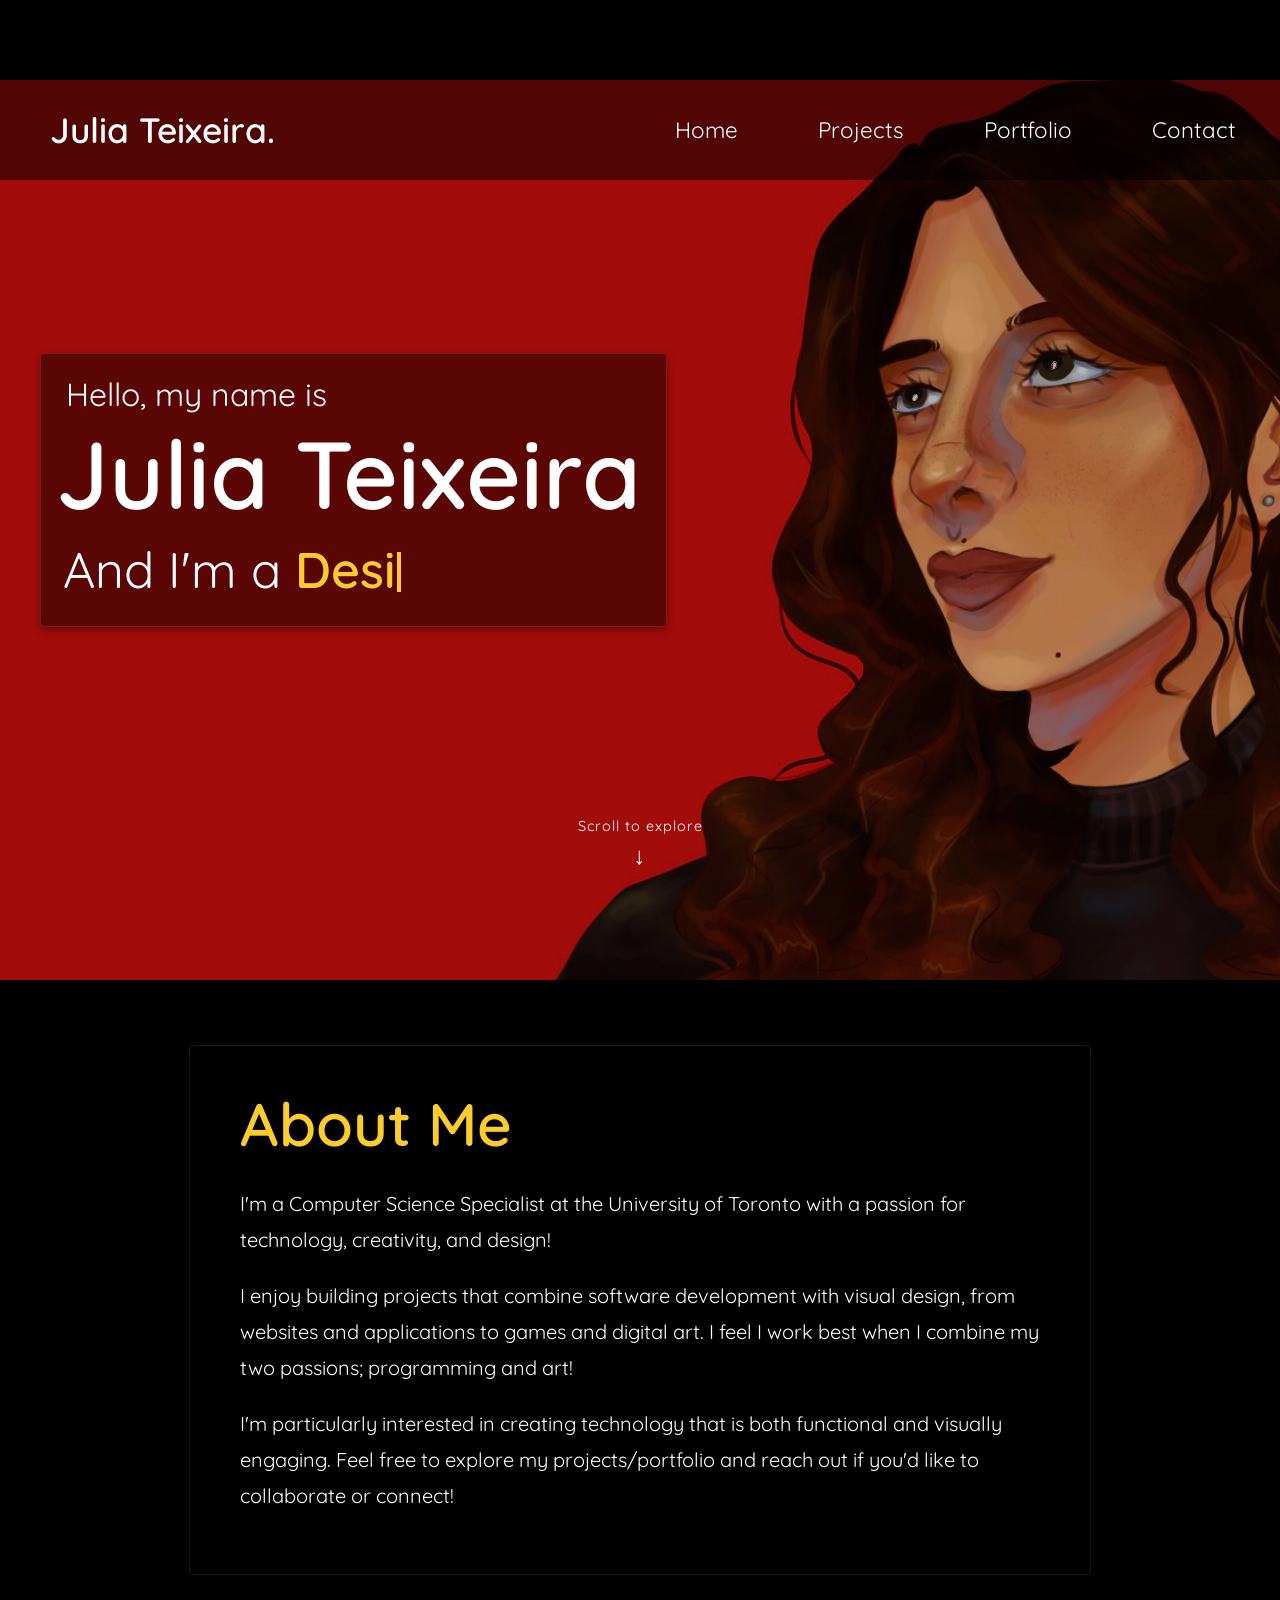
<file: index.html>
<!DOCTYPE html>
<html lang="en">
<head>
    <meta charset="UTF-8">
    <meta name="viewport" content="width=device-width, initial-scale=1.0">
    <title>Julia Teixeira | Portfolio</title>
    <link rel="stylesheet" href="style.css">

    <!-- Scripts -->
    <script src="script.js" defer></script>
    
    <!-- Google Fonts -->
    <link rel="preconnect" href="https://fonts.googleapis.com">
    <link rel="preconnect" href="https://fonts.gstatic.com" crossorigin>
    <link href="https://fonts.googleapis.com/css2?family=Quicksand:wght@300..700&display=swap" rel="stylesheet">

</head>
<body>
    <header>
        <nav class="navbar">
            <a href="#" class="logo">Julia Teixeira<span>.</span></a>
            <button class="hamburger" aria-label="Toggle menu" aria-expanded="false" aria-controls="primary-navigation">
                <span></span>
                <span></span>
                <span></span>
            </button>
            <ul id="primary-navigation" class="menu-links">
                <li><a href="index.html">Home</a></li>
                <li><a href="projects.html">Projects</a></li>
                <li><a href="portfolio.html">Portfolio</a></li>
                <li><a href="contact.html">Contact</a></li>
            </ul>
        </nav>
    </header>

    <!-- home section start -->
    <section class="home" id="home">
        <div class="max-width">
            <div class="home-content">
                <div class="text-1">Hello, my name is</div>
                <div class="text-2">Julia Teixeira</div>
                <div class="text-3">And I'm a <span class="typing"></span></div>
            </div>
        </div>
        <div class="scroll-indicator">
            <span>Scroll to explore</span>
            <span class="arrow">↓</span>
        </div>
    </section>

    <!-- about section start -->
    <section class="about" id="about">
        <div class="max-width">
            <div class="about-content">
                <div class="about-text">
                    <div class="section-title">About Me</div>

                    <p>
                        I'm a Computer Science Specialist at the University of Toronto
                        with a passion for technology, creativity, and design!
                    </p>

                    <p>
                        I enjoy building projects that combine software development
                        with visual design, from websites and applications to games
                        and digital art. I feel I work best when I combine my two passions;
                        programming and art!
                    </p>

                    <p>
                        I'm particularly interested in creating technology that is
                        both functional and visually engaging. Feel free to explore 
                        my projects/portfolio and reach out if you'd like to collaborate 
                        or connect!
                    </p>
                </div>
            </div>
        </div>
    </section>

</body>
</html>
</file>
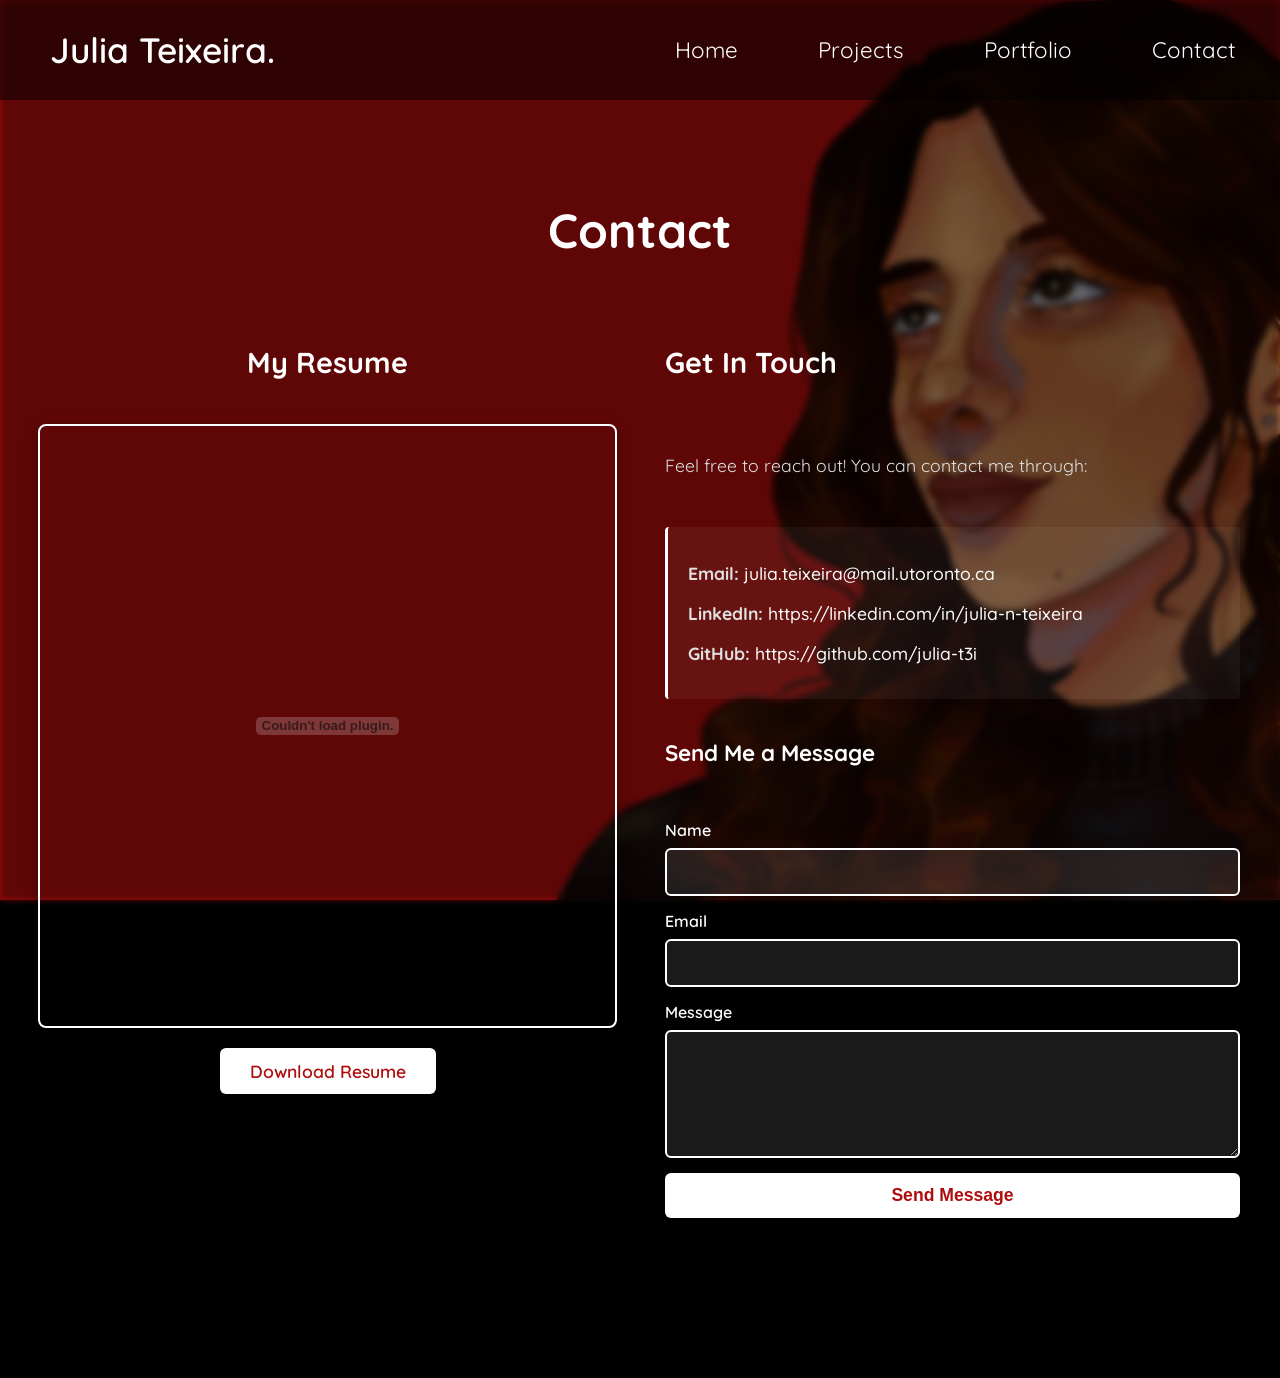
<file: contact.html>
<!DOCTYPE html>
<html lang="en">
<head>
    <meta charset="UTF-8">
    <meta name="viewport" content="width=device-width, initial-scale=1.0">
    <title>Contact - Julia Teixeira</title>
    <link rel="stylesheet" href="style.css">
    <script src="script.js" defer></script>
    <link rel="preconnect" href="https://fonts.googleapis.com">
    <link rel="preconnect" href="https://fonts.gstatic.com" crossorigin>
    <link href="https://fonts.googleapis.com/css2?family=Quicksand:wght@300..700&display=swap" rel="stylesheet">
</head>
<body>
    <header>
        <nav class="navbar">
            <a href="index.html" class="logo">Julia Teixeira<span>.</span></a>
            <button class="hamburger" aria-label="Toggle menu" aria-expanded="false" aria-controls="primary-navigation">
                <span></span>
                <span></span>
                <span></span>
            </button>
            <ul id="primary-navigation" class="menu-links">
                <li><a href="index.html">Home</a></li>
                <li><a href="projects.html">Projects</a></li>
                <li><a href="portfolio.html">Portfolio</a></li>
                <li><a href="contact.html">Contact</a></li>
            </ul>
        </nav>
    </header>

    <main>
        <section class="contact" id="contact">
            <h1>Contact</h1>
            
            <div class="contact-container">
                <!-- RESUME PREVIEW SECTION -->
                <div class="resume-section">
                    <h2>My Resume</h2>
                    <!-- EDIT: Replace "resume.pdf" with your actual resume file path -->
                    <div class="resume-preview">
                        <embed src="JuliaTeixeira_Resume.pdf" type="application/pdf" />
                    </div>
                    <!-- EDIT: Update href to download link for your resume -->
                    <a href="JuliaTeixeira_Resume.pdf" download class="download-btn">Download Resume</a>
                </div>

                <!-- CONTACT INFO SECTION -->
                <div class="contact-info-section">
                    <h2>Get In Touch</h2>
                    <p>Feel free to reach out! You can contact me through:</p>
                    
                    <div class="contact-details">
                        <p><strong>Email:</strong> <a href="mailto:julia.teixeira@mail.utoronto.ca">julia.teixeira@mail.utoronto.ca</a></p>
                        <p><strong>LinkedIn:</strong> <a href="https://linkedin.com/in/julia-n-teixeira" target="_blank">https://linkedin.com/in/julia-n-teixeira</a></p>
                        <p><strong>GitHub:</strong> <a href="https://github.com/julia-t3i" target="_blank">https://github.com/julia-t3i</a></p>
                    </div>

                    <!-- Optional: Contact Form -->
                    <h3>Send Me a Message</h3>
                    <!-- EDIT: Update form action to email (e.g., formspree, netlify forms) -->
                    <form class="contact-form" action="https://formspree.io/f/mzebkyez" method="POST">
                        <div class="form-group">
                            <label for="name">Name</label>
                            <input type="text" id="name" name="name" required>
                        </div>
                        <div class="form-group">
                            <label for="email">Email</label>
                            <input type="email" id="email" name="email" required>
                        </div>
                        <div class="form-group">
                            <label for="message">Message</label>
                            <textarea id="message" name="message" rows="5" required></textarea>
                        </div>
                        <button type="submit" class="submit-btn">Send Message</button>
                    </form>
                </div>
            </div>
        </section>
    </main>

</body>
</html>
</file>
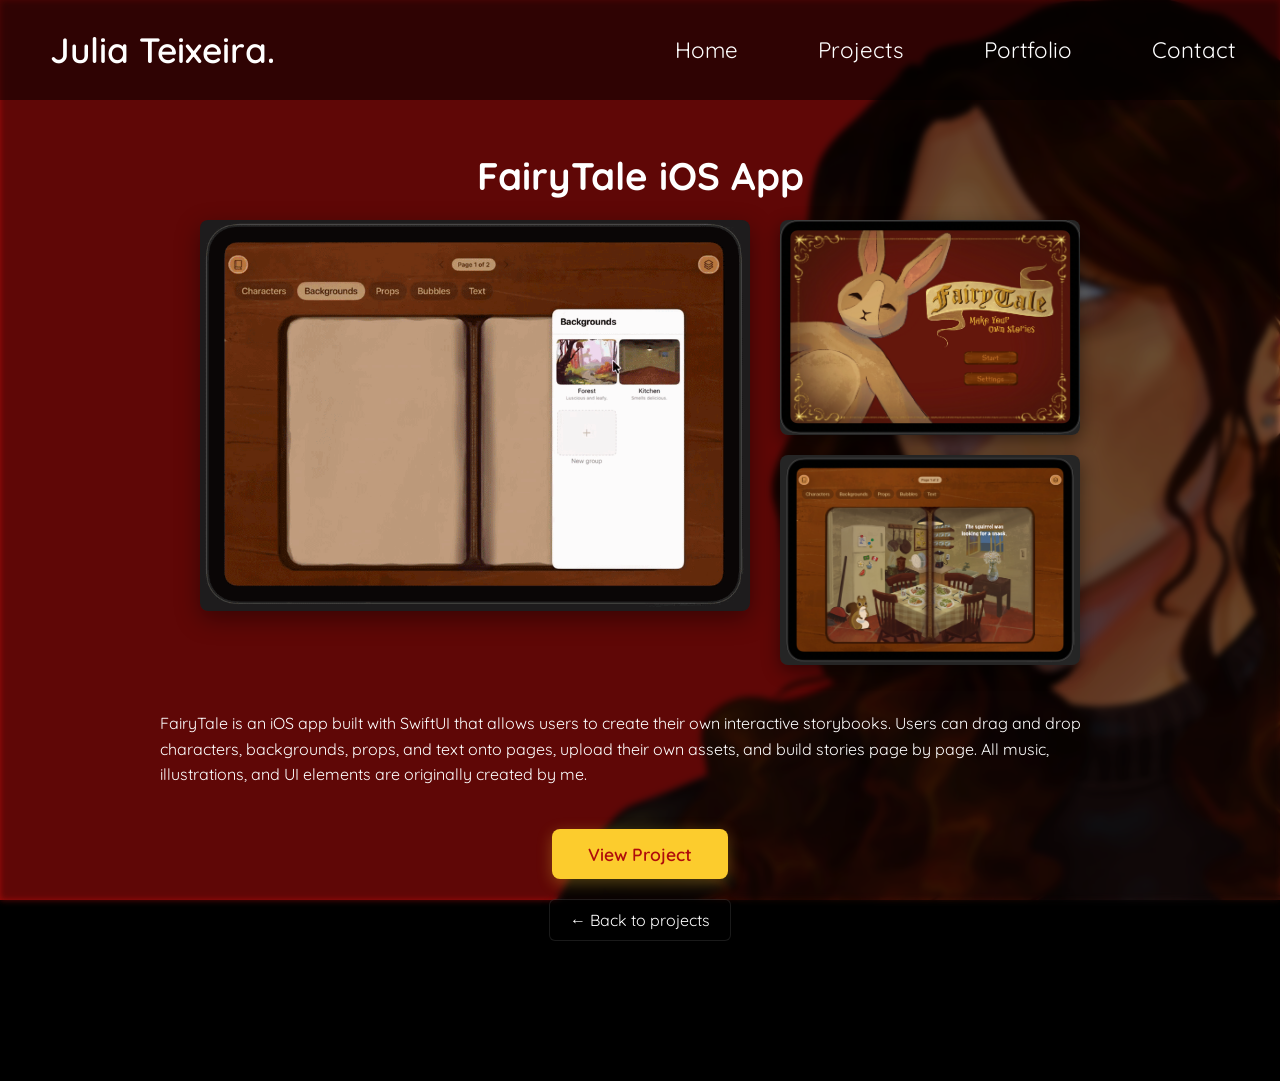
<file: project1.html>
<!DOCTYPE html>
<html lang="en">
<head>
    <meta charset="UTF-8">
    <meta name="viewport" content="width=device-width, initial-scale=1.0">
    <title>FairyTale iOS App</title>
    <link rel="stylesheet" href="style.css">
</head>
<body>
    <header>
        <nav class="navbar">
            <a href="index.html" class="logo">Julia Teixeira<span>.</span></a>
            <ul id="primary-navigation" class="menu-links">
                <li><a href="index.html">Home</a></li>
                <li><a href="projects.html">Projects</a></li>
                <li><a href="portfolio.html">Portfolio</a></li>
                <li><a href="contact.html">Contact</a></li>
            </ul>
        </nav>
    </header>
    <main>
        <section class="projects project-detail">
            <h1>FairyTale iOS App</h1>  

            <div class="showcase">
                <div class="showcase-video">
                    <img src="fairytale-demo.gif" alt="FairyTale app demo" class="demo-gif">
                </div>
                <div class="showcase-images">
                    <img src="fairytale-screenshot1.png" alt="FairyTale screenshot 1" class="showcase-img">
                    <img src="fairytale-screenshot2.png" alt="FairyTale screenshot 2" class="showcase-img">
                </div>
            </div>

            <p>FairyTale is an iOS app built with SwiftUI that allows users to create their own interactive storybooks. 
            Users can drag and drop characters, backgrounds, props, and text onto pages, upload their own assets, and build stories page by page. 
            All music, illustrations, and UI elements are originally created by me. </p>

            <a href="https://github.com/julia-t3i/Fairytale-Studio" class="project-cta" target="_blank" rel="noopener">
            <span>View Project</span>
            </a>

            <a class="back-link" href="projects.html">← Back to projects</a>
        </section>
    </main>
</body>
</html>
</file>
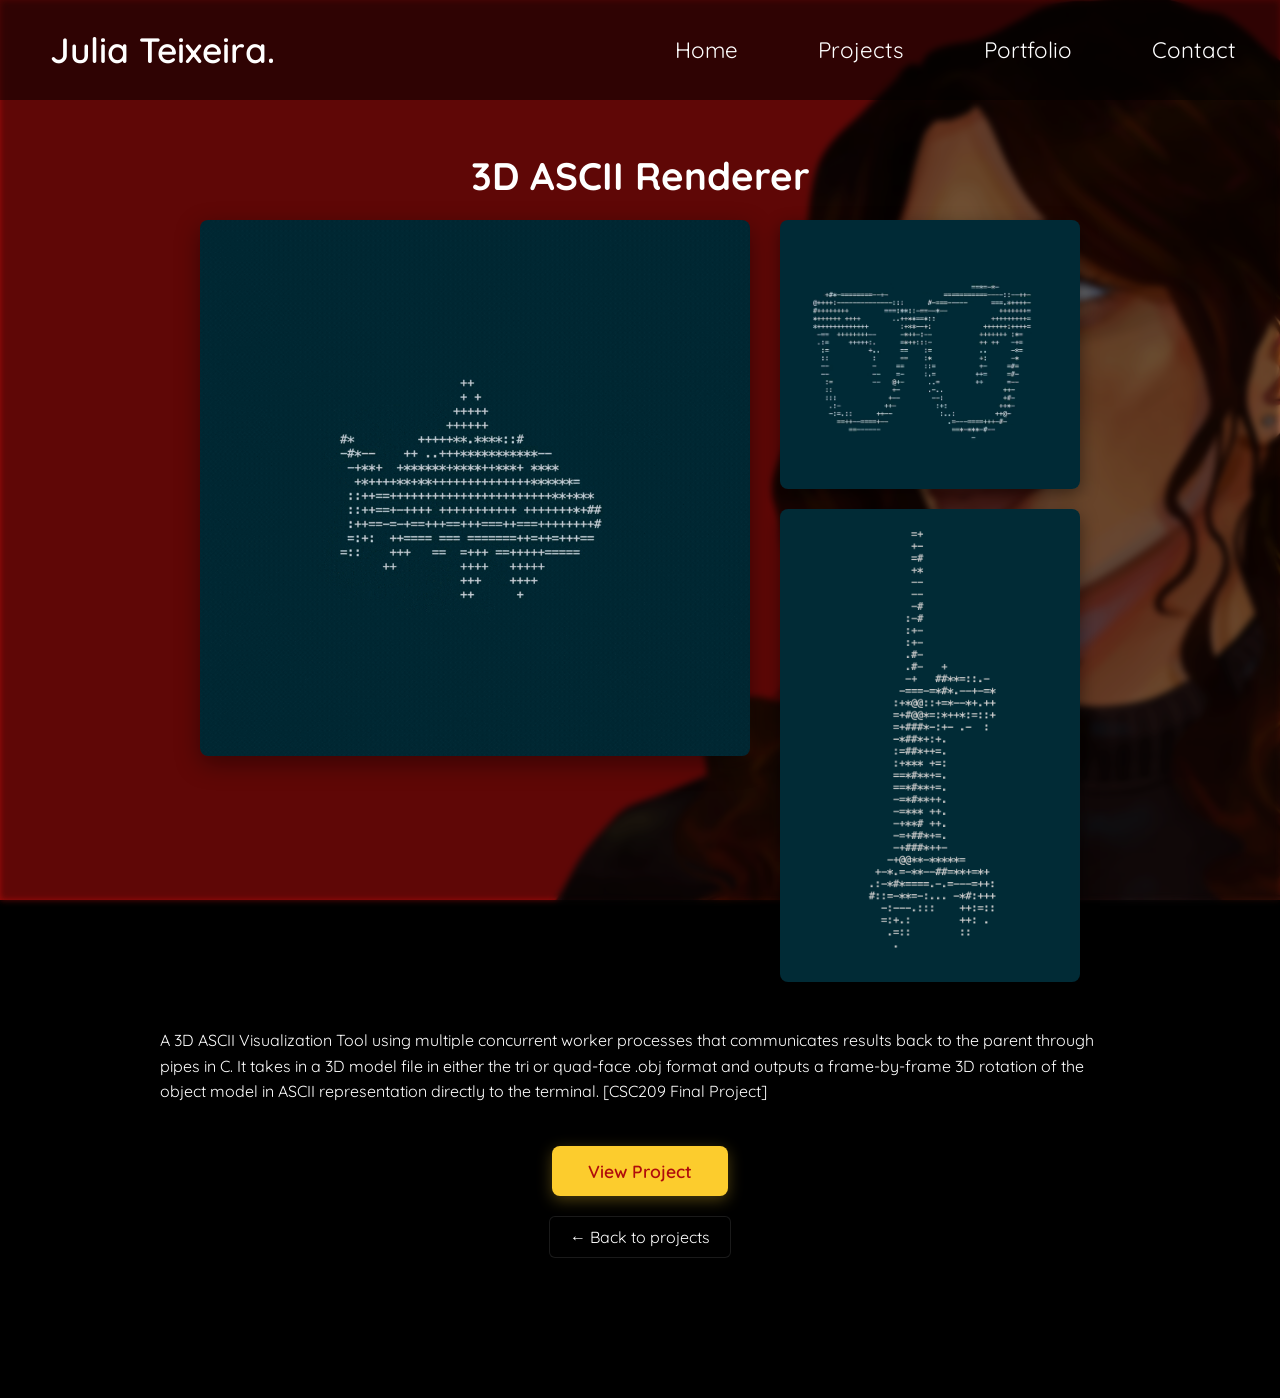
<file: project2.html>
<!DOCTYPE html>
<html lang="en">
<head>
    <meta charset="UTF-8">
    <meta name="viewport" content="width=device-width, initial-scale=1.0">
    <title>3D ASCII Renderer</title>
    <link rel="stylesheet" href="style.css">
</head>
<body>
    <header>
        <nav class="navbar">
            <a href="index.html" class="logo">Julia Teixeira<span>.</span></a>
            <ul id="primary-navigation" class="menu-links">
                <li><a href="index.html">Home</a></li>
                <li><a href="projects.html">Projects</a></li>
                <li><a href="portfolio.html">Portfolio</a></li>
                <li><a href="contact.html">Contact</a></li>
            </ul>
        </nav>
    </header>
    <main>
        <section class="projects project-detail">
            <h1>3D ASCII Renderer</h1>
            
            <div class="showcase">
                <div class="showcase-video">
                    <img src="ascii-demo.gif" alt="3D ASCII Renderer demo" class="demo-gif">
                </div>
                <div class="showcase-images">
                    <img src="ascii-screenshot1.png" alt="ASCII screenshot 1" class="showcase-img">
                    <img src="ascii-screenshot2.png" alt="ASCII screenshot 2" class="showcase-img">
                </div>
            </div>

            <p>A 3D ASCII Visualization Tool using multiple concurrent worker processes that communicates results back to the parent through pipes in C. 
                It takes in a 3D model file in either the tri or quad-face .obj format and outputs a frame-by-frame 3D rotation of the object model 
                in ASCII representation directly to the terminal. [CSC209 Final Project] </p>

            <a href="https://github.com/julia-t3i/ASCII_Visualizer" class="project-cta" target="_blank" rel="noopener">
            <span>View Project</span>
            </a>

            <a class="back-link" href="projects.html">← Back to projects</a>
        </section>
    </main>
</body>
</html>
</file>
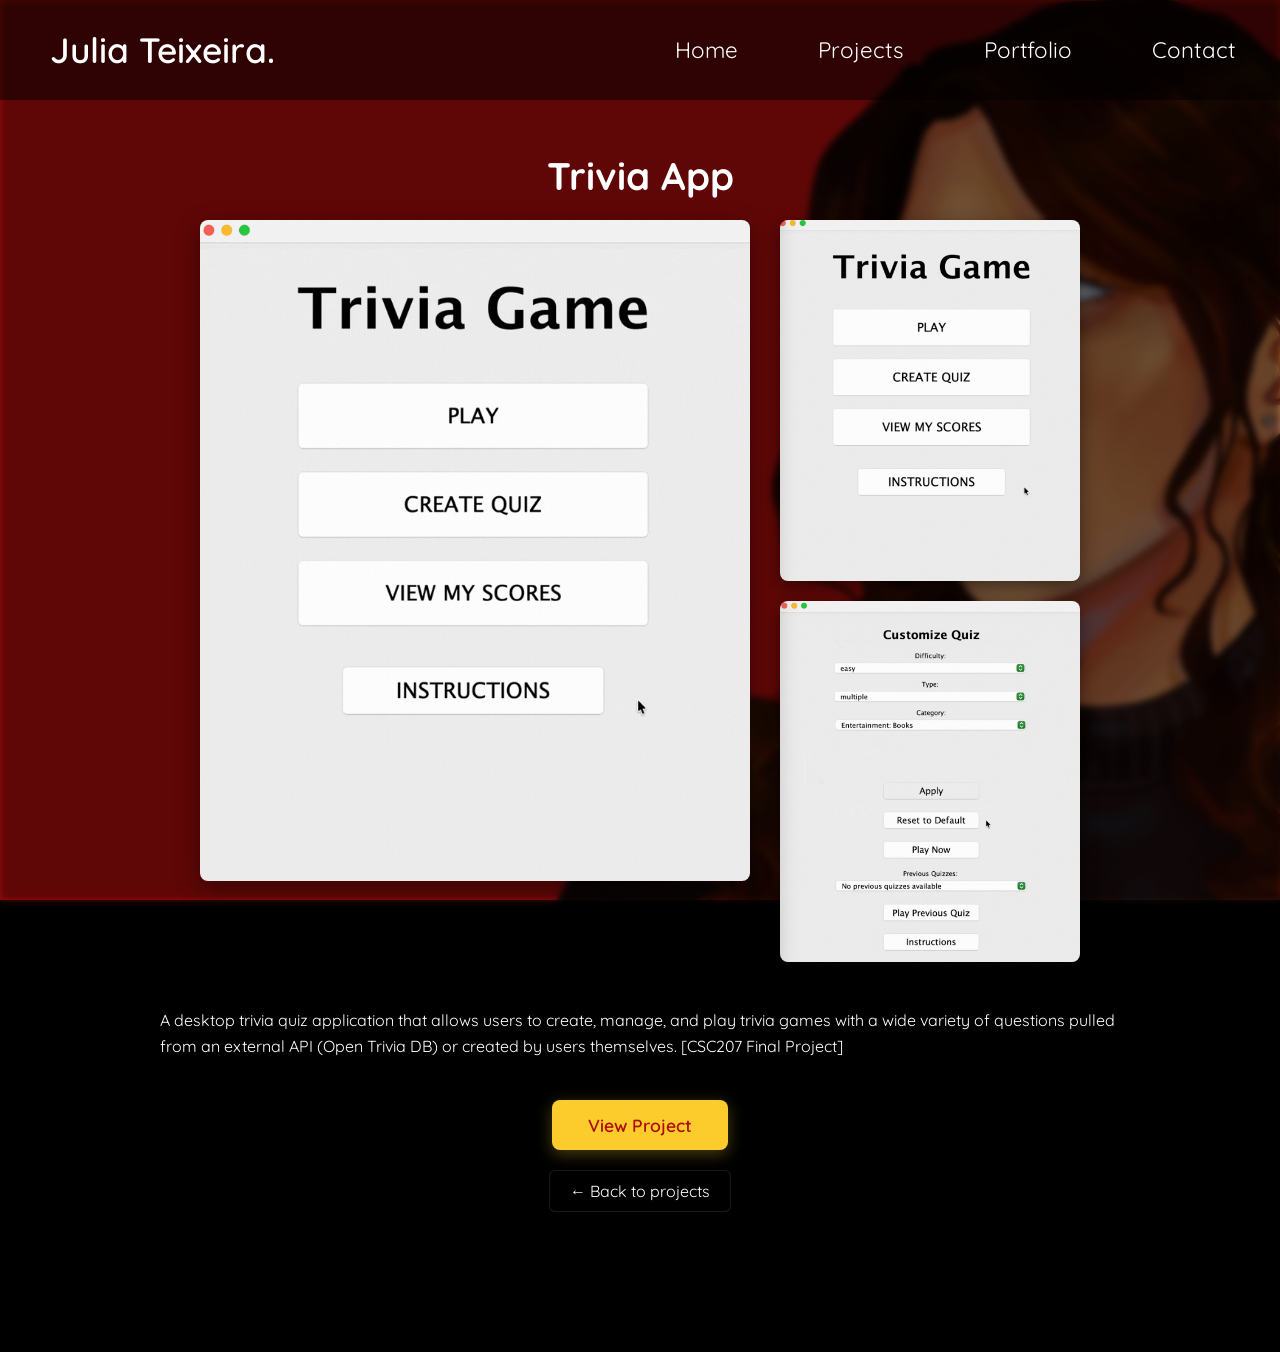
<file: project3.html>
<!DOCTYPE html>
<html lang="en">
<head>
    <meta charset="UTF-8">
    <meta name="viewport" content="width=device-width, initial-scale=1.0">
    <title>Trivia App</title>
    <link rel="stylesheet" href="style.css">
</head>
<body>
    <header>
        <nav class="navbar">
            <a href="index.html" class="logo">Julia Teixeira<span>.</span></a>
            <ul id="primary-navigation" class="menu-links">
                <li><a href="index.html">Home</a></li>
                <li><a href="projects.html">Projects</a></li>
                <li><a href="portfolio.html">Portfolio</a></li>
                <li><a href="contact.html">Contact</a></li>
            </ul>
        </nav>
    </header>
    <main>
        <section class="projects project-detail">
            <h1>Trivia App</h1>

            <div class="showcase">
                <div class="showcase-video">
                    <img src="trivia-demo.gif" alt="Trivia App demo" class="demo-gif">
                </div>
                <div class="showcase-images">
                    <img src="trivia-screenshot1.png" alt="Trivia screenshot 1" class="showcase-img">
                    <img src="trivia-screenshot2.png" alt="Trivia screenshot 2" class="showcase-img">
                </div>
            </div>

            <p>A desktop trivia quiz application that allows users to create, manage, and play trivia games with a wide 
                variety of questions pulled from an external API (Open Trivia DB) or created by users themselves. [CSC207 Final Project] </p>

            <a href="https://github.com/VictorHLi404/BA2175-12-TeamProject" class="project-cta" target="_blank" rel="noopener">
            <span>View Project</span>
            </a>

            <a class="back-link" href="projects.html">← Back to projects</a>
        </section>
    </main>
</body>
</html>
</file>
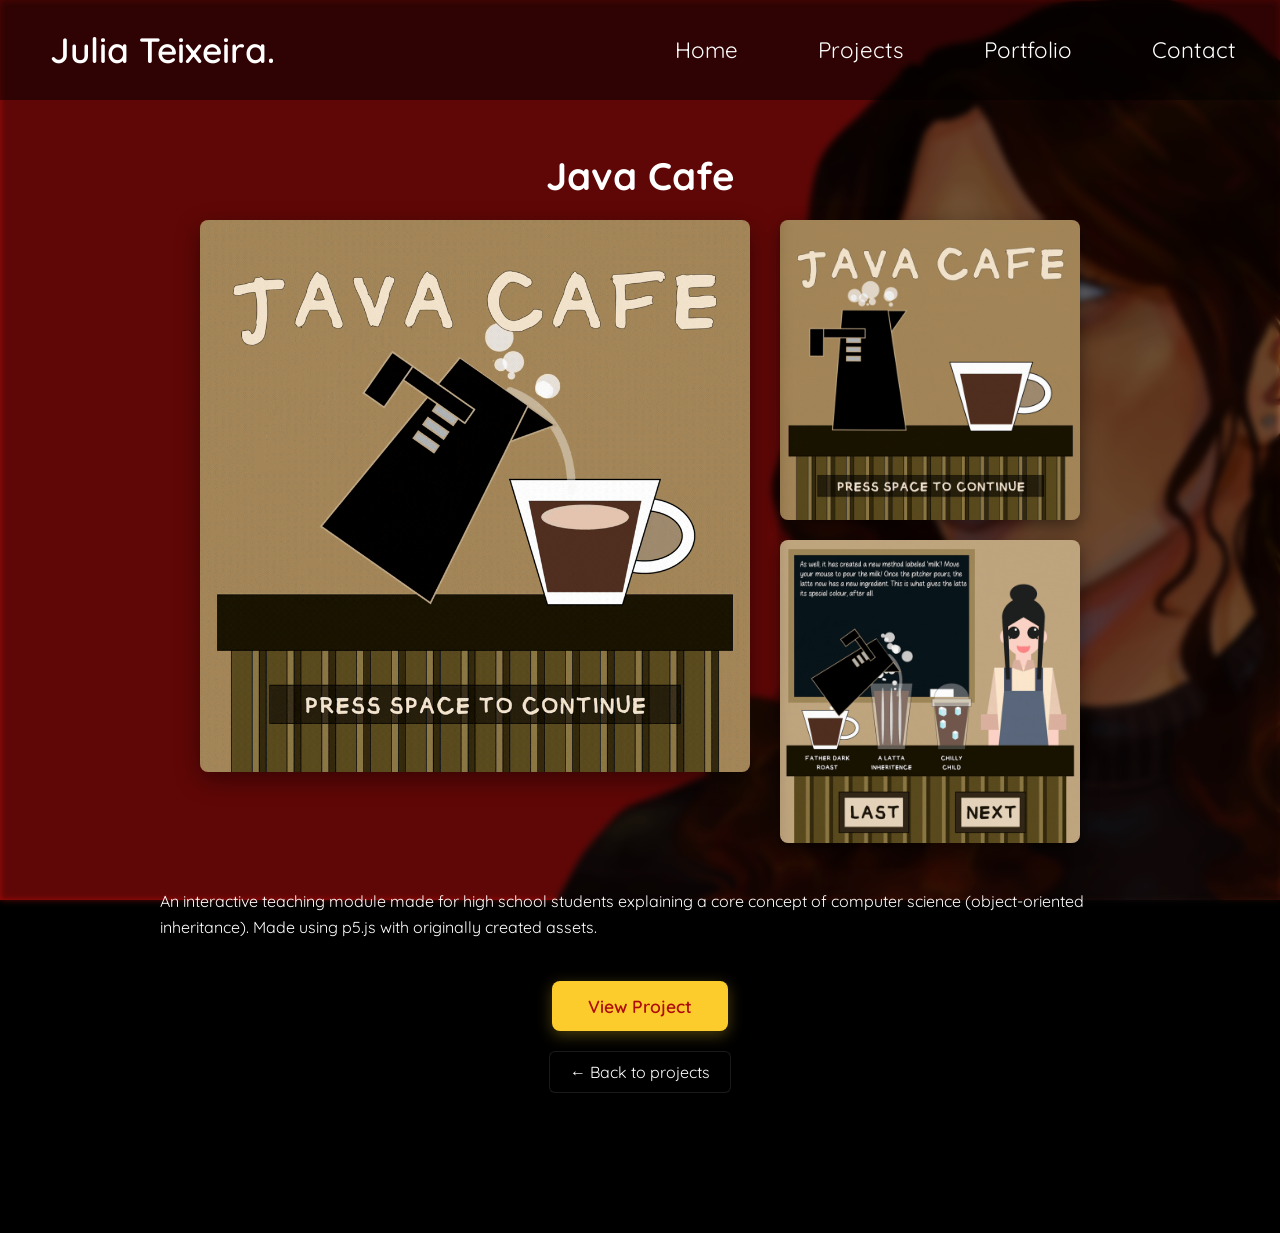
<file: project4.html>
<!DOCTYPE html>
<html lang="en">
<head>
    <meta charset="UTF-8">
    <meta name="viewport" content="width=device-width, initial-scale=1.0">
    <title>Java Cafe</title>
    <link rel="stylesheet" href="style.css">
</head>
<body>
    <header>
        <nav class="navbar">
            <a href="index.html" class="logo">Julia Teixeira<span>.</span></a>
            <ul id="primary-navigation" class="menu-links">
                <li><a href="index.html">Home</a></li>
                <li><a href="projects.html">Projects</a></li>
                <li><a href="portfolio.html">Portfolio</a></li>
                <li><a href="contact.html">Contact</a></li>
            </ul>
        </nav>
    </header>
    <main>
        <section class="projects project-detail">
            <h1>Java Cafe</h1>
            <div class="showcase">

                <div class="showcase-video">
                    <img src="javacafe-demo.gif" alt="Java Cafe demo" class="demo-gif">
                </div>
                <div class="showcase-images">
                    <img src="javacafe-screenshot1.png" alt="Java Cafe screenshot 1" class="showcase-img">
                    <img src="javacafe-screenshot2.png" alt="Java Cafe screenshot 2" class="showcase-img">
                </div>
            </div>

            <p>An interactive teaching module made for high school students explaining a core concept of computer science (object-oriented inheritance). Made using p5.js with originally 
                created assets.</p>

            <a href="https://editor.p5js.org/341614485/full/v54ehLbjV" class="project-cta" target="_blank" rel="noopener">
            <span>View Project</span>
            </a>

            <a class="back-link" href="projects.html">← Back to projects</a>
        </section>
    </main>
</body>
</html>
</file>
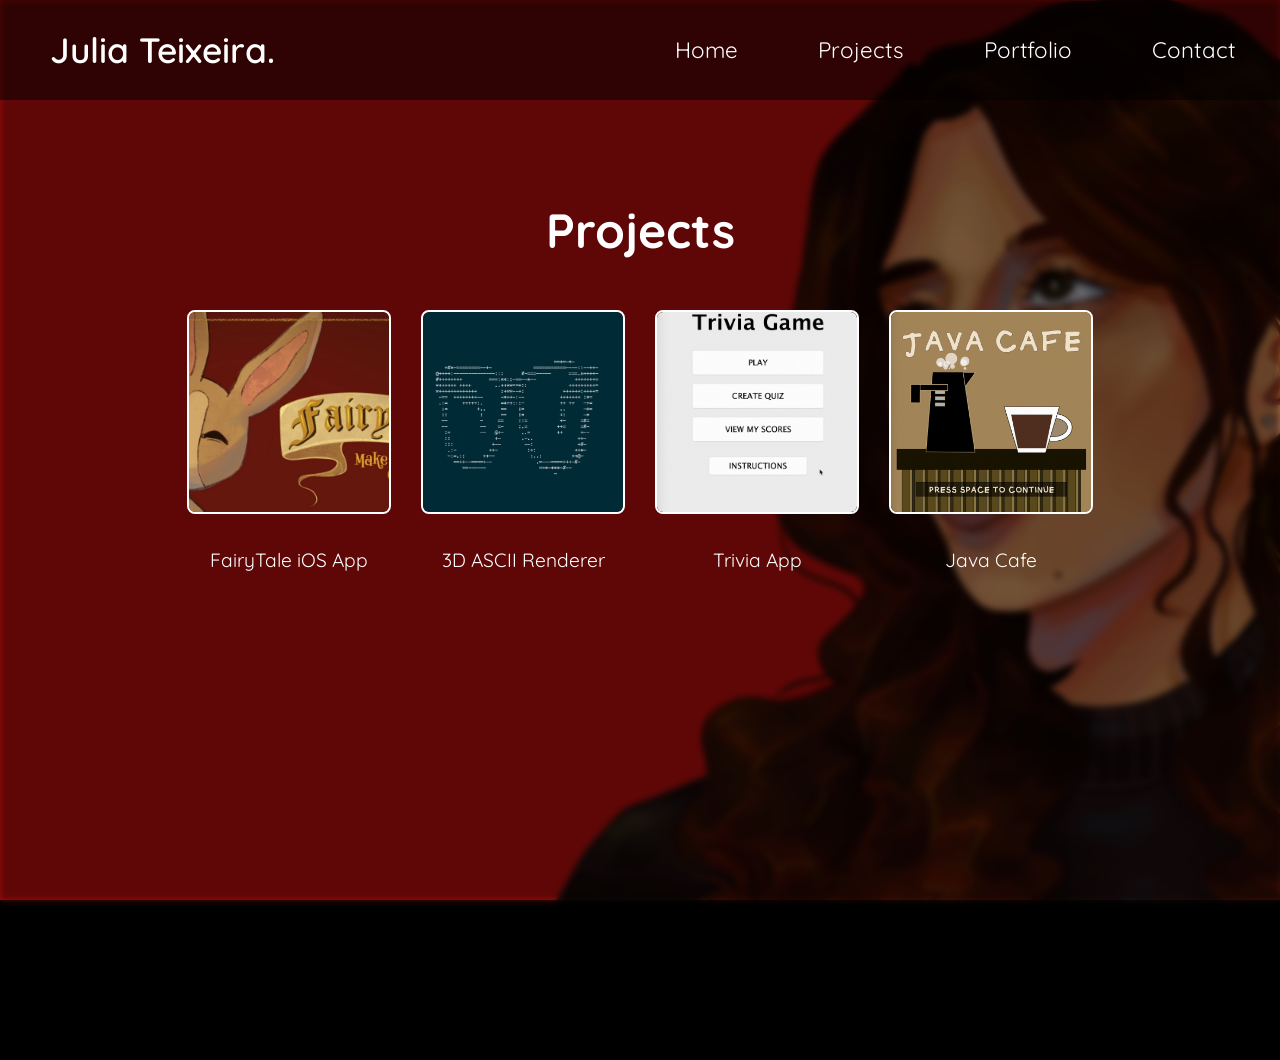
<file: projects.html>
<!DOCTYPE html>
<html lang="en">
<head>
    <meta charset="UTF-8">
    <meta name="viewport" content="width=device-width, initial-scale=1.0">
    <title>Projects - Julia Teixeira</title>
    <link rel="stylesheet" href="style.css">
    <script src="script.js" defer></script>
    <link rel="preconnect" href="https://fonts.googleapis.com">
    <link rel="preconnect" href="https://fonts.gstatic.com" crossorigin>
    <link href="https://fonts.googleapis.com/css2?family=Quicksand:wght@300..700&display=swap" rel="stylesheet">
</head>
<body>
    <header>
        <nav class="navbar">
            <a href="index.html" class="logo">Julia Teixeira<span>.</span></a>
            <button class="hamburger" aria-label="Toggle menu" aria-expanded="false" aria-controls="primary-navigation">
                <span></span>
                <span></span>
                <span></span>
            </button>
            <ul id="primary-navigation" class="menu-links">
                <li><a href="index.html">Home</a></li>
                <li><a href="projects.html">Projects</a></li>
                <li><a href="portfolio.html">Portfolio</a></li>
                <li><a href="contact.html">Contact</a></li>
            </ul>
        </nav>
    </header>

    <main>
        <section class="projects" id="projects">
            <h1>Projects</h1>
            <div class="projects-container">
                <a class="project-link" href="project1.html">
                    <div class="project-box">
                        <div class="box">
                            <img src="fairytale-thumb.png" alt="FairyTale iOS App thumbnail" class="box-thumb">
                        </div>
                        <p>FairyTale iOS App</p>
                    </div>
                </a>
                <a class="project-link" href="project2.html">
                    <div class="project-box">
                        <div class="box">
                            <img src="ascii-screenshot1.png" alt="3D ASCII Renderer screenshot" class="box-thumb">
                        </div>
                        <p>3D ASCII Renderer</p>
                    </div>
                </a>
                <a class="project-link" href="project3.html">
                    <div class="project-box">
                        <div class="box">
                            <img src="trivia-screenshot1.png" alt="Trivia App screenshot" class="box-thumb">
                        </div>
                        <p>Trivia App</p>
                    </div>
                </a>
                <a class="project-link" href="project4.html">
                    <div class="project-box">
                        <div class="box">
                            <img src="javacafe-screenshot1.png" alt="Java Cafe screenshot" class="box-thumb">
                        </div>
                        <p>Java Cafe</p>
                    </div>
                </a>
            </div>
        </section>
    </main>
</body>
</html>
</file>
<file: style.css>
/* Importing Google font - Quicksand */
@import url('https://fonts.googleapis.com/css2?family=Quicksand:wght@300..700&display=swap');

/* <weight>: Use a value from 300 to 700 */
/* <uniquifier>: Use a unique and descriptive class name */

html {
    scroll-behavior: smooth;
    scroll-snap-type: y mandatory;
}

body {
    font-family: "Quicksand", sans-serif;
    min-height: 100vh;
    background-color: #000000;
    padding-top: 80px;
    overflow-x: hidden;
    position: relative;
    margin: 0;
}

/* Apply brightness filter to body/home page background */
body::before {
  content: '';
  position: fixed;
  inset: 0;

  background: url("background.png") center / cover no-repeat;

  filter: brightness(0.85);

  z-index: -1;
  pointer-events: none;
}

header {
  position: fixed;
  top: 0;
  left: 0;
  width: 100%;
  padding: 20px;
  background-color: rgba(0, 0, 0, 0.5);
  z-index: 1000;
}

header .navbar {
  display: flex;
  justify-content: space-between;
  align-items: center;
  width: 95%;
}

.navbar .logo {
  font-size: 2.2rem;
  font-weight: 600;
  margin-left: 30px;
}



.navbar .menu-links {
  display: flex;
  gap: 80px;
  margin-left: auto;
  list-style: none;
}

.navbar a{
  color: #ffffff;
  text-decoration: none;
  transition: 0.2s ease;
  font-size: 1.4rem;
}

.navbar a:hover {
  color: #fccc2d;
}

.scroll-indicator {
    position: absolute;
    bottom: 30px;
    left: 50%;
    transform: translateX(-50%);
    
    display: flex;
    flex-direction: column;
    align-items: center;
    
    color: white;
    font-size: 0.9rem;
    letter-spacing: 1px;
}

.scroll-indicator .arrow {
    font-size: 1.5rem;
    margin-top: 5px;
    animation: bounce 1.5s infinite;
}

@keyframes bounce {
    0%, 100% {
        transform: translateY(0);
    }
    50% {
        transform: translateY(8px);
    }
}

/* Home Section Styling */
.home {
    display: flex;
    height: calc(100vh - 80px);
    color: #ffffff;
    min-height: 500px;
    align-items: center;
    scroll-snap-align: start;
    position: relative;
}

.home .max-width {
  margin: auto 0 auto 40px;
}

.home .home-content {
    display: inline-block;
    background-color: rgba(0, 0, 0, 0.45);
    padding: 20px 25px;
    border-radius: 5px;
    border: 1px solid rgba(255, 255, 255, 0.1);
    box-shadow: 0 4px 8px rgba(0, 0, 0, 0.3);
}

.home .home-content .text-1 {
  font-size: 32px;
}
.home .home-content .text-2 {
  font-size: 95px;
  font-weight: 600;
  margin-left: -10px;
}
.home .home-content .text-3 {
  font-size: 50px;
  margin: 5px 0;
  margin-left: -3px;
}
.home .home-content .text-3 span {
  color: #fccc2d;
  font-weight: 600;
}

/* Blinking cursor */
.typing::after {
  content: '';
  display: inline-block;
  width: 4px;
  height: 0.8em;
  background-color: #fccc2d;
  margin-left: 2px;
  position: relative;
  top: 4px;
  animation: blink 0.7s infinite;
}

@keyframes blink {
  0%, 49% {
    opacity: 1;
  }
  50%, 100% {
    opacity: 0;
  }
}

/* About Section */

.about {
    height: calc(100vh - 80px);
    min-height: 500px;
    color: white;
    display: flex;
    align-items: center;
    scroll-snap-align: start;
}

.about .max-width {
    width: 100%;
    margin: 0 auto;
    padding: 0 40px;
}

.about-content {
    max-width: 800px;
    margin: 0 auto;
    background-color: rgba(0, 0, 0, 0.45);
    padding: 40px 50px;
    border-radius: 5px;
    border: 1px solid rgba(255, 255, 255, 0.1);
    box-shadow: 0 4px 8px rgba(0, 0, 0, 0.3);
}

.about-text {
    text-align: left;
}

.section-title {
    font-size: 60px;
    font-weight: 600;
    margin-bottom: 25px;
    color: #fccc2d;
}

.about-text p {
    font-size: 20px;
    line-height: 1.8;
    margin-bottom: 20px;
}

/* Responsive and navigation styles */
/* Hamburger button (hidden on wide screens) */
.hamburger {
  display: none;
  background: transparent;
  border: none;
  cursor: pointer;
  padding: 8px;
  margin-right: auto;
}
.hamburger span {
  display: block;
  width: 22px;
  height: 2px;
  background: #ffffff;
  margin:5px 0;
  transition: transform 0.2s ease, opacity 0.2s ease;
}

/* Mobile menu (hidden by default on small screens) */
.menu-links.active {
  display: flex;
}

/* Make layout adapt on medium/ narrower screens */
@media (max-width: 900px) {
  header .navbar { padding: 0 16px; }
  .navbar .menu-links { gap: 20px; }
  .home .max-width { margin-left: 20px; }
  .home .home-content .text-2 { font-size: 4.5rem; }
  .home .home-content .text-3 { font-size: 1.6rem; }
}

/* Small phones */
@media (max-width: 480px) {
  /* BACKGROUND POSITIONING - Change the percentage value to move background left/right */
  body::before { 
    background-position: 80% center 
    !important; 
  }
  .projects::before { 
    background-position: 80% center 
    !important; 
  }
  .portfolio::before { 
    background-position: 80% center 
    !important; 
  }
  .contact::before { 
    background-position: 80% center 
    !important; 
  }
  
  /* MOBILE MENU - Styling for hamburger dropdown menu */
  .navbar .menu-links { 
    display: none; 
    flex-direction: column; 
    gap: 0px; 
    background-color: rgba(0, 0, 0, 0.45); 
    padding: 15px 0; 
    position: fixed; 
    top: 75px; 
    left: 0; 
    width: 100%; 
    margin: 0; 
    z-index: 1999; 
    border-top: 2px solid rgba(255, 255, 255, 0.1); 
    box-shadow: 0 4px 8px rgba(0, 0, 0, 0.3); 
  }
  .navbar .menu-links.active { 
    display: flex; 
    animation: slideDown 0.2s ease-out; 
  }
  .navbar .menu-links li { 
    width: 100%; 
  }
  .navbar .menu-links a { 
    display: block; 
    padding: 15px 20px; 
    color: #ffffff; 
    text-decoration: none; 
    transition: background-color 0.2s ease; 
    font-size: 1.1rem; 
  }
  .navbar .menu-links a:hover { 
    background-color: rgba(255, 255, 255, 0.1); 
  }
  
  /* HAMBURGER BUTTON - Adjust margin-right to move it left/right */
  .hamburger { 
    display: inline-block 
    !important; 
    margin-left: auto; 
    padding: 5px; 
    margin-right: 50px; 
    z-index: 2000; 
    background: none; 
    border: none; 
    cursor: pointer; 
    transition: opacity 0.2s ease; 
  }
  .hamburger:active { 
    opacity: 0.7; 
  }
  .hamburger span { 
    display: block; 
    width: 25px; 
    height: 3px; 
    background: #ffffff; 
    margin: 5px 0; 
    transition: all 0.3s ease; 
  }
  .navbar { 
    align-items: center; 
    justify-content: space-between; 
    width: 100%; 
    position: relative; 
  }
  .navbar .logo { 
    font-size: 1.6rem; 
    margin-left: 10px; 
  }
  
  /* HOME SECTION TEXT - Adjust padding-top to move text up/down (first number is top spacing) */
  .home { 
    align-items: center; 
    padding: 50px 16px 16px 16px; 
    min-height: 100vh; 
    justify-content: flex-start;
  }
  .home .max-width { 
    margin: 0; 
    text-align: left; 
    padding-top: 0; 
  }

  .home .home-content {
    display: inline-block;
    background-color: rgba(0, 0, 0, 0.45);
    padding: 20px 25px;
    border-radius: 5px;
    border: 1px solid rgba(255, 255, 255, 0.1);
    box-shadow: 0 4px 8px rgba(0, 0, 0, 0.3);
  }
  .home .home-content .text-1 { 
    font-size: 18px; 
    margin-left: 0; 
    margin-top: 0; 
    margin-bottom: 10px; 
  }
  .home .home-content .text-2 { 
    font-size: 3.5rem; 
    margin-left: 0; 
    line-height: 1; 
    margin-bottom: 5px; 
  }
  .home .home-content .text-3 { 
    font-size: 1.6rem; 
    margin-left: 0; 
    margin-bottom: 20px; 
  }
  .typing { 
    color: #fccc2d; 
    font-weight: 600; 
  }
  .typing::after { 
    height: 0.95em; 
    top: 4px; 
  }

  /* Slide down animation for menu */
  @keyframes slideDown {
    from {
      opacity: 0;
      transform: translateY(-10px);
    }
    to {
      opacity: 1;
      transform: translateY(0);
    }
  }
  
    /* ABOUT SECTION */

  .about {
    height: auto;
    min-height: 100vh;
    padding: 80px 16px 40px 16px;
    box-sizing: border-box;
    align-items: center;
  }

  .about .max-width {
    width: 100%;
    padding: 0;
  }

  .about-content {
    width: 100%;
    box-sizing: border-box;
    padding: 25px 20px;
  }

  .about-text h2 {
    font-size: 2.8rem;
    margin-bottom: 20px;
  }

  .about-text p {
    font-size: 1rem;
    line-height: 1.7;
    margin-bottom: 16px;
  }

  
  /* LIGHTBOX CLOSE BUTTON - Adjust right value to move X left/right */
  .lightbox-close { right: 30px; }
}

/* Projects Section Styling */
.projects {
  color: #ffffff;
  padding: 80px 40px;
  /* position this section up under the fixed header so its red background shows behind the nav */
  position: relative;
  top: -80px;
  padding-top: 160px;
  /* make this section span the full viewport width to cover the background image on the sides */
  width: 100vw;
  margin-left: calc(50% - 50vw);
  box-sizing: border-box;
  min-height: calc(100vh + 80px);
  display: flex;
  flex-direction: column;
  align-items: center;
  justify-content: flex-start;
  z-index: 1;
}

/* Shared background for Projects, Portfolio, and Contact */
.projects::before,
.portfolio::before,
.contact::before {
  content: '';
  position: fixed;
  inset: 0;

  background: url("background.png") center / cover no-repeat;

  filter: blur(3px) brightness(0.5);

  z-index: -1;
  pointer-events: none;
}


.projects h1 {
  font-size: 3rem;
  margin-bottom: 50px;
  text-align: center;
}

.projects-container {
  display: flex;
  gap: 30px;
  justify-content: center;
  flex-wrap: wrap;
  max-width: 1200px;
}

.project-box {
  display: flex;
  flex-direction: column;
  align-items: center;
  gap: 15px;
}

.project-box .box {
  width: 200px;
  height: 200px;
  background-color: rgba(255, 255, 255, 0.1);
  border: 2px solid #ffffff;
  border-radius: 8px;
  transition: transform 0.3s ease, background-color 0.3s ease;
}

.project-box .box:hover {
  transform: scale(1.05);
  background-color: rgba(255, 255, 255, 0.2);
}

.project-box p {
  font-size: 1.2rem;
  text-align: center;
  color: #ffffff;
  overflow: hidden;
}

.project-box .box {
  overflow: hidden;
}

.box-thumb {
  width: 100%;
  height: 100%;
  object-fit: cover;
  border-radius: 6px;
  display: block;
}

/* Link styles for clickable project boxes */
.project-link {
  text-decoration: none;
  color: inherit;
  display: inline-block;
}

/* Project detail page styles */
.project-detail {
  padding: 120px 20px 60px 20px;
  max-width: 1000px;
  margin: 0 auto;
  color: #ffffff;
}
.project-detail h1 {
  font-size: 2.4rem;
  margin-bottom: 20px;
}
.project-detail .hero {
  width: 100%;
  height: auto;
  border-radius: 8px;
  margin-bottom: 20px;
}
.project-detail p { color: #ffffff; line-height: 1.6; }
.back-link {
  display: inline-block;
  margin-top: 20px;
  color: #fff;
  text-decoration: none;
  background-color: rgba(0, 0, 0, 0.45);
  padding: 10px 20px;
  border-radius: 6px;
  border: 1px solid rgba(255, 255, 255, 0.1);
  box-shadow: 0 4px 8px rgba(0, 0, 0, 0.3);
  transition: background-color 0.3s ease, transform 0.3s ease;
}

.back-link:hover {
  background-color: rgba(0, 0, 0, 0.65);
  transform: translateY(-2px);
}


.showcase {
  display: flex;
  gap: 30px;
  align-items: flex-start;
  justify-content: center;
  flex-wrap: wrap;
  margin-bottom: 30px;
}

.showcase-video {
  flex: 1 1 500px;
  max-width: 550px;
}

.demo-gif {
  width: 100%;
  height: auto;
  border-radius: 8px;
  display: block;
  box-shadow: 0 8px 24px rgba(0, 0, 0, 0.4);
}

.showcase-images {
  flex: 1 1 260px;
  max-width: 300px;
  display: flex;
  flex-direction: column;
  gap: 20px;
}

.showcase-img {
  width: 100%;
  height: auto;
  border-radius: 8px;
  box-shadow: 0 6px 18px rgba(0, 0, 0, 0.45);
  transition: transform 0.3s ease, box-shadow 0.3s ease;
  cursor: pointer;
}

.showcase-img:hover {
  transform: translateY(-6px) scale(1.03);
  box-shadow: 0 14px 30px rgba(0, 0, 0, 0.6);
}

/* Stack side-by-side on wide screens, drop below the video on narrow ones */
@media (max-width: 480px) {
  .showcase {
    gap: 20px;
    margin-bottom: 20px;
  }

  .showcase-video,
  .showcase-images {
    max-width: 100%;
    width: 100%;
  }

  .showcase-images {
    flex-direction: column;
    gap: 15px;
  }
}

.project-cta {
  position: relative;
  display: inline-block;
  margin-top: 25px;
  padding: 14px 36px;
  background-color: #fccc2d;
  color: #af0c0c;
  font-weight: 600;
  font-size: 1.1rem;
  text-decoration: none;
  border-radius: 8px;
  overflow: hidden;
  transition: transform 0.3s ease, box-shadow 0.3s ease;
  box-shadow: 0 4px 15px rgba(252, 204, 45, 0.3);
}

.project-cta span {
  position: relative;
  z-index: 1;
}

.project-cta::before {
  content: '';
  position: absolute;
  top: 0;
  left: -75%;
  width: 50%;
  height: 100%;
  background: linear-gradient(120deg, transparent, rgba(255, 255, 255, 0.6), transparent);
  transform: skewX(-25deg);
  transition: left 0.6s ease;
}

.project-cta:hover {
  transform: translateY(-3px);
  box-shadow: 0 8px 25px rgba(252, 204, 45, 0.5);
}

.project-cta:hover::before {
  left: 125%;
}
/* ===== PORTFOLIO SECTION STYLING ===== */
.portfolio {
  color: #ffffff;
  padding: 80px 40px;
  position: relative;
  top: -80px;
  padding-top: 160px;
  width: 100vw;
  margin-left: calc(50% - 50vw);
  box-sizing: border-box;
  min-height: calc(100vh + 80px);
  display: flex;
  flex-direction: column;
  align-items: center;
  justify-content: flex-start;
  z-index: 1;
}

.portfolio h1 {
  font-size: 3rem;
  margin-bottom: 60px;
  text-align: center;
  position: relative;
  z-index: 1;
}

/* Portfolio category containers */
.portfolio-category {
  width: 100%;
  max-width: 1300px;
  margin-bottom: 80px;
  position: relative;
  z-index: 1;
}

.portfolio-category h2 {
  font-size: 2rem;
  margin-bottom: 30px;
  text-align: center;
  color: #ffffff;
  border-bottom: 2px solid #ffffff;
  padding-bottom: 15px;
}

/* ===== PORTFOLIO SUBCATEGORIES ===== */

.subcategory-grid {
  display: grid;
  grid-template-columns: repeat(auto-fit, minmax(250px, 1fr));
  gap: 25px;
  width: 100%;
}

.subcategory-card {
  aspect-ratio: 1;
  border: 2px solid #ffffff;
  border-radius: 12px;
  display: flex;
  align-items: center;
  justify-content: center;
  cursor: pointer;
  transition: transform 0.3s ease, box-shadow 0.3s ease;
  box-shadow: 0 4px 15px rgba(0, 0, 0, 0.3);
  background: rgba(0, 0, 0, 0.55);
  backdrop-filter: blur(3px);
}

.subcategory-card:hover {
  transform: translateY(-8px);
  box-shadow: 0 8px 25px rgba(255, 255, 255, 0.4);
}

.subcategory-card h3 {
  color: #ffffff;
  font-size: 1.5rem;
  text-align: center;
  margin: 0;
}

.subcategory-gallery {
  display: none;
  width: 100%;
}

.subcategory-gallery.active {
  display: block;
}

/* ===== SUBCATEGORY TITLE AND DESCRIPTION ===== */

.subcategory-info {
  text-align: center;
  margin-bottom: 40px;
}

.subcategory-info h2 {
  font-size: 2rem;
  margin-bottom: 15px;
  color: #ffffff;
}

.subcategory-info p {
  color: #e0e0e0;
  font-size: 1rem;
  line-height: 1.6;
  max-width: 700px;
  margin: 0 auto;
}

.back-button {
  background: none;
  border: none;
  color: #ffffff;
  font-family: "Quicksand", sans-serif;
  font-size: 1rem;
  cursor: pointer;
  margin-bottom: 25px;
  padding: 0;
}

.back-button:hover {
  text-decoration: underline;
}


/* ===== MOBILE PORTFOLIO ===== */

@media (max-width: 768px) {
  .subcategory-grid {
    grid-template-columns: repeat(auto-fit, minmax(180px, 1fr));
    gap: 15px;
  }

  .subcategory-card h3 {
    font-size: 1.2rem;
  }
}

@media (max-width: 480px) {
  .subcategory-grid {
    grid-template-columns: 1fr;
  }

  .subcategory-card {
    aspect-ratio: 2 / 1;
  }
}

/* Gallery grid layout */
.gallery-grid {
  display: grid;
  grid-template-columns: repeat(auto-fit, minmax(250px, 1fr));
  gap: 25px;
  width: 100%;
}

/* Individual gallery items */
.gallery-item {
  position: relative;
  overflow: hidden;
  border-radius: 12px;
  cursor: pointer;
  aspect-ratio: 1;
  box-shadow: 0 4px 15px rgba(0, 0, 0, 0.3);
  transition: transform 0.3s ease, box-shadow 0.3s ease;
  border: 2px solid #ffffff;
  background: rgba(0, 0, 0, 0.55);
  backdrop-filter: blur(3px);
}

.gallery-item img {
  width: 100%;
  height: 100%;
  object-fit: cover;
  transition: transform 0.3s ease;
}

.gallery-item:hover {
  transform: translateY(-8px);
  box-shadow: 0 8px 25px rgba(255, 255, 255, 0.4);
}

.gallery-item:hover img {
  transform: scale(1.1);
}

/* Hidden info div for modal data */
.art-info {
  display: none;
}

/* ===== LIGHTBOX MODAL STYLING ===== */
.lightbox-modal {
  display: none;
  position: fixed;
  top: 0;
  left: 0;
  width: 100%;
  height: 100%;
  background-color: rgba(0, 0, 0, 0.9);
  z-index: 2000;
  justify-content: center;
  align-items: center;
  padding: 20px;
  box-sizing: border-box;
}

.lightbox-modal.active {
  display: flex;
  flex-direction: column;
}

/* Close button - Adjust 'right' value to move X left/right on desktop */
.lightbox-close {
  position: absolute;
  top: 20px;
  right: 50px;
  color: #ffffff;
  font-size: 40px;
  font-weight: bold;
  cursor: pointer;
  transition: color 0.3s ease;
  z-index: 2001;
}

.lightbox-close:hover {
  color: #ffffff;
}

/* Lightbox image */
.lightbox-image {
  max-width: 90%;
  max-height: 70vh;
  object-fit: contain;
  border-radius: 8px;
  box-shadow: 0 0 30px rgba(255, 255, 255, 0.3);
  margin-bottom: 30px;
}

/* Lightbox info section */
.lightbox-info {
  color: #ffffff;
  text-align: center;
  max-width: 600px;
}

.lightbox-info h3 {
  font-size: 1.8rem;
  margin-bottom: 15px;
  color: #ffffff;
}

.lightbox-info p {
  font-size: 1rem;
  line-height: 1.6;
  color: #e0e0e0;
}

/* ===== MOBILE LIGHTBOX ===== */
@media (max-width: 480px) {

  .lightbox-modal {
    padding: 20px;
    box-sizing: border-box;
    justify-content: center;
    align-items: center;
  }

  .lightbox-close {
    top: 15px;
    right: 30px;
  }

  .lightbox-image {
    display: block;
    width: auto;
    max-width: 90vw;
    max-height: 60vh;
    margin: 0 auto 25px auto;
    object-fit: contain;
  }

  .lightbox-info {
    width: 100%;
    max-width: 90vw;
    margin: 0 auto;
    text-align: center;
    box-sizing: border-box;
  }

  .lightbox-info h3 {
    text-align: center;
  }

  .lightbox-info p {
    text-align: center;
  }
}

/* Responsive adjustments */
@media (max-width: 768px) {
  .portfolio {
    padding: 60px 20px;
    padding-top: 140px;
  }

  .portfolio h1 {
    font-size: 2rem;
  }

  .portfolio-category h2 {
    font-size: 1.5rem;
  }

  .gallery-grid {
    grid-template-columns: repeat(auto-fit, minmax(180px, 1fr));
    gap: 15px;
  }

  .lightbox-image {
    max-width: 95%;
    max-height: 60vh;
  }
}

/* ===== CONTACT SECTION STYLING ===== */
.contact {
  color: #ffffff;
  padding: 80px 40px;
  position: relative;
  top: -80px;
  padding-top: 160px;
  width: 100vw;
  margin-left: calc(50% - 50vw);
  box-sizing: border-box;
  min-height: calc(100vh + 80px);
  display: flex;
  flex-direction: column;
  align-items: center;
  justify-content: flex-start;
  z-index: 1;
}

.contact h1 {
  font-size: 3rem;
  margin-bottom: 60px;
  text-align: center;
  position: relative;
  z-index: 1;
}

/* Two-column layout for resume and contact info */
.contact-container {
  display: grid;
  grid-template-columns: 1fr 1fr;
  gap: 50px;
  width: 100%;
  max-width: 1400px;
  position: relative;
  z-index: 1;
}

/* Resume section - left side on desktop */
.resume-section {
  display: flex;
  flex-direction: column;
  align-items: center;
  gap: 20px;
}

.resume-section h2 {
  font-size: 1.8rem;
  color: #ffffff;
  text-align: center;
}

/* PDF preview container */
.resume-preview {
  width: 100%;
  height: 600px;
  border: 2px solid #ffffff;
  border-radius: 8px;
  overflow: hidden;
  box-shadow: 0 4px 15px rgba(0, 0, 0, 0.3);
}

.resume-preview embed {
  width: 100%;
  height: 100%;
}

/* Download button */
.download-btn {
  display: inline-block;
  padding: 12px 30px;
  background-color: #ffffff;
  color: #af0c0c;
  text-decoration: none;
  border-radius: 6px;
  font-weight: 600;
  font-size: 1.1rem;
  transition: background-color 0.3s ease, transform 0.3s ease;
  border: none;
  cursor: pointer;
}

.download-btn:hover {
  background-color: #f0f0f0;
  transform: translateY(-2px);
}

/* Contact info section - right side on desktop */
.contact-info-section {
  display: flex;
  flex-direction: column;
  gap: 30px;
}

.contact-info-section h2 {
  font-size: 1.8rem;
  color: #ffffff;
}

.contact-info-section h3 {
  font-size: 1.4rem;
  color: #ffffff;
  margin-top: 10px;
}

.contact-info-section p {
  font-size: 1.1rem;
  line-height: 1.6;
  color: #e0e0e0;
}

/* Contact details styling */
.contact-details {
  background-color: rgba(255, 255, 255, 0.05);
  padding: 20px;
  border-left: 3px solid #ffffff;
  border-radius: 4px;
}

.contact-details p {
  margin: 12px 0;
}

.contact-details a {
  color: #ffffff;
  text-decoration: none;
  transition: color 0.3s ease;
  font-weight: 500;
}

.contact-details a:hover {
  color: #e0e0e0;
  text-decoration: underline;
}

/* Contact form styling */
.contact-form {
  display: flex;
  flex-direction: column;
  gap: 15px;
}

.form-group {
  display: flex;
  flex-direction: column;
  gap: 8px;
}

.form-group label {
  font-size: 1rem;
  font-weight: 600;
  color: #ffffff;
}

.form-group input,
.form-group textarea {
  padding: 12px;
  border: 2px solid #ffffff;
  border-radius: 6px;
  background-color: rgba(255, 255, 255, 0.1);
  color: #ffffff;
  font-family: inherit;
  font-size: 1rem;
  transition: border-color 0.3s ease, background-color 0.3s ease;
}

.form-group input::placeholder,
.form-group textarea::placeholder {
  color: rgba(255, 255, 255, 0.6);
}

.form-group input:focus,
.form-group textarea:focus {
  outline: none;
  border-color: #e0e0e0;
  background-color: rgba(255, 255, 255, 0.15);
}

.submit-btn {
  padding: 12px 30px;
  background-color: #ffffff;
  color: #af0c0c;
  border: none;
  border-radius: 6px;
  font-size: 1.1rem;
  font-weight: 600;
  cursor: pointer;
  transition: background-color 0.3s ease, transform 0.3s ease;
}

.submit-btn:hover {
  background-color: #f0f0f0;
  transform: translateY(-2px);
}

/* Responsive: Stack vertically on mobile */
@media (max-width: 768px) {
  .contact {
    padding: 60px 20px;
    padding-top: 140px;
  }

  .contact h1 {
    font-size: 2rem;
  }

  .contact-container {
    grid-template-columns: 1fr;
    gap: 40px;
  }

  .resume-section,
  .contact-info-section {
    width: 100%;
  }

  .resume-preview {
    height: 500px;
  }

  .contact-info-section h2,
  .resume-section h2 {
    font-size: 1.5rem;
  }
}
</file>
